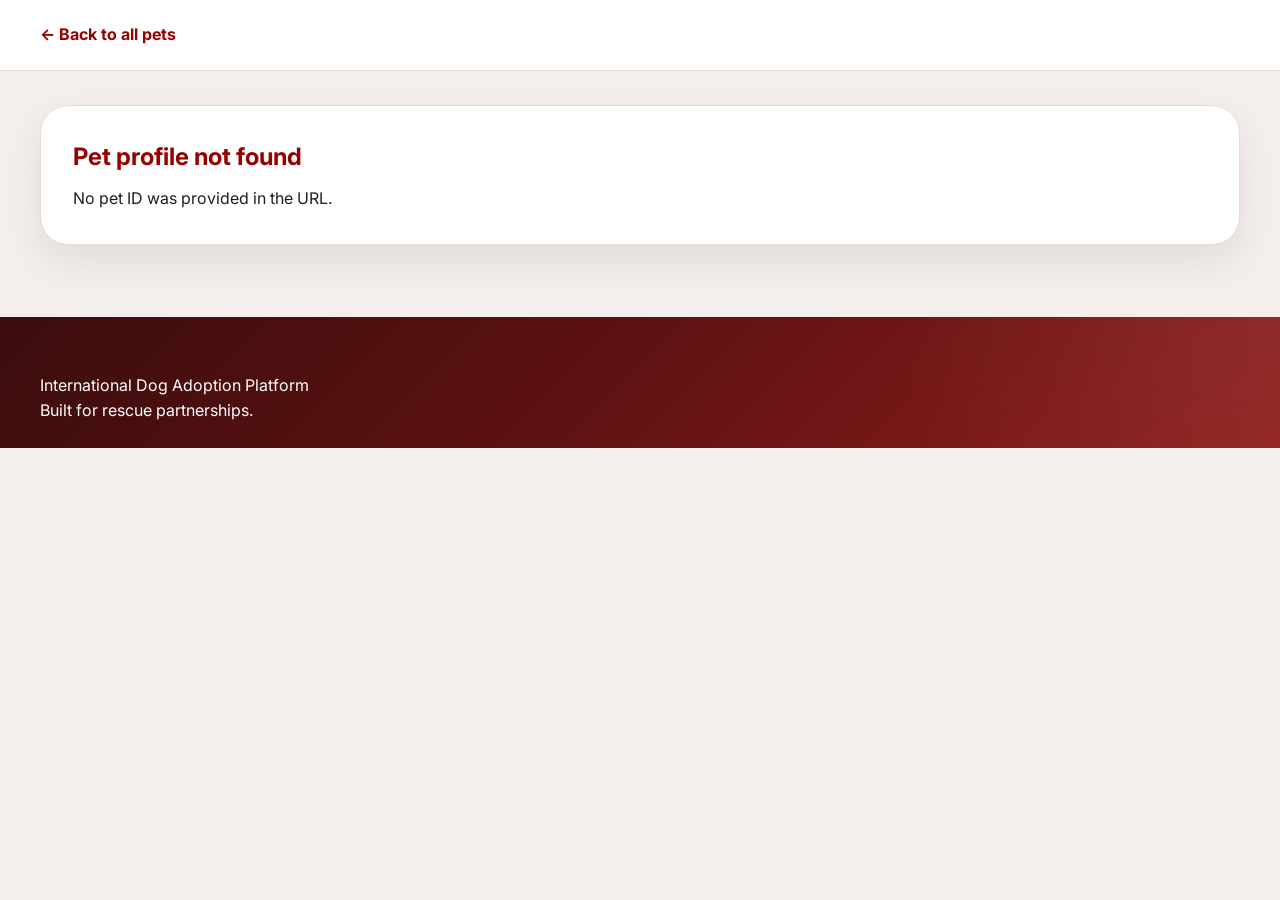
<file: dog.html>
<!DOCTYPE html>
<html lang="en">
<head>
   <!-- Google tag (gtag.js) -->
<script async src="https://www.googletagmanager.com/gtag/js?id=G-HDVVJYM3BV"></script>
<script>
  window.dataLayer = window.dataLayer || [];
  function gtag(){dataLayer.push(arguments);}
  gtag('js', new Date());

  gtag('config', 'G-HDVVJYM3BV');
</script>
  <meta charset="UTF-8" />
  <meta name="viewport" content="width=device-width, initial-scale=1.0" />
  <title>Dog Profile</title>

  <!-- FONT -->
  <link rel="preconnect" href="https://fonts.googleapis.com">
  <link rel="preconnect" href="https://fonts.gstatic.com" crossorigin>
  <link href="https://fonts.googleapis.com/css2?family=Inter:wght@400;500;600;700&display=swap" rel="stylesheet">

  <link rel="stylesheet" href="css/style.css" />
</head>

<body>
  <header class="subpage-header">
    <div class="container">
      <a href="index.html" class="back-link">← Back to all pets</a>
    </div>
  </header>

  <main class="dog-page-main">
    <div class="container">
      <div id="dog-details"></div>
    </div>
  </main>

  <footer class="site-footer">
    <div class="container footer-content">
      <p>International Dog Adoption Platform</p>
      <p>Built for rescue partnerships.</p>
    </div>
  </footer>

  <script src="js/data.js"></script>
  <script src="js/dog.js"></script>
</body>
</html>
</file>
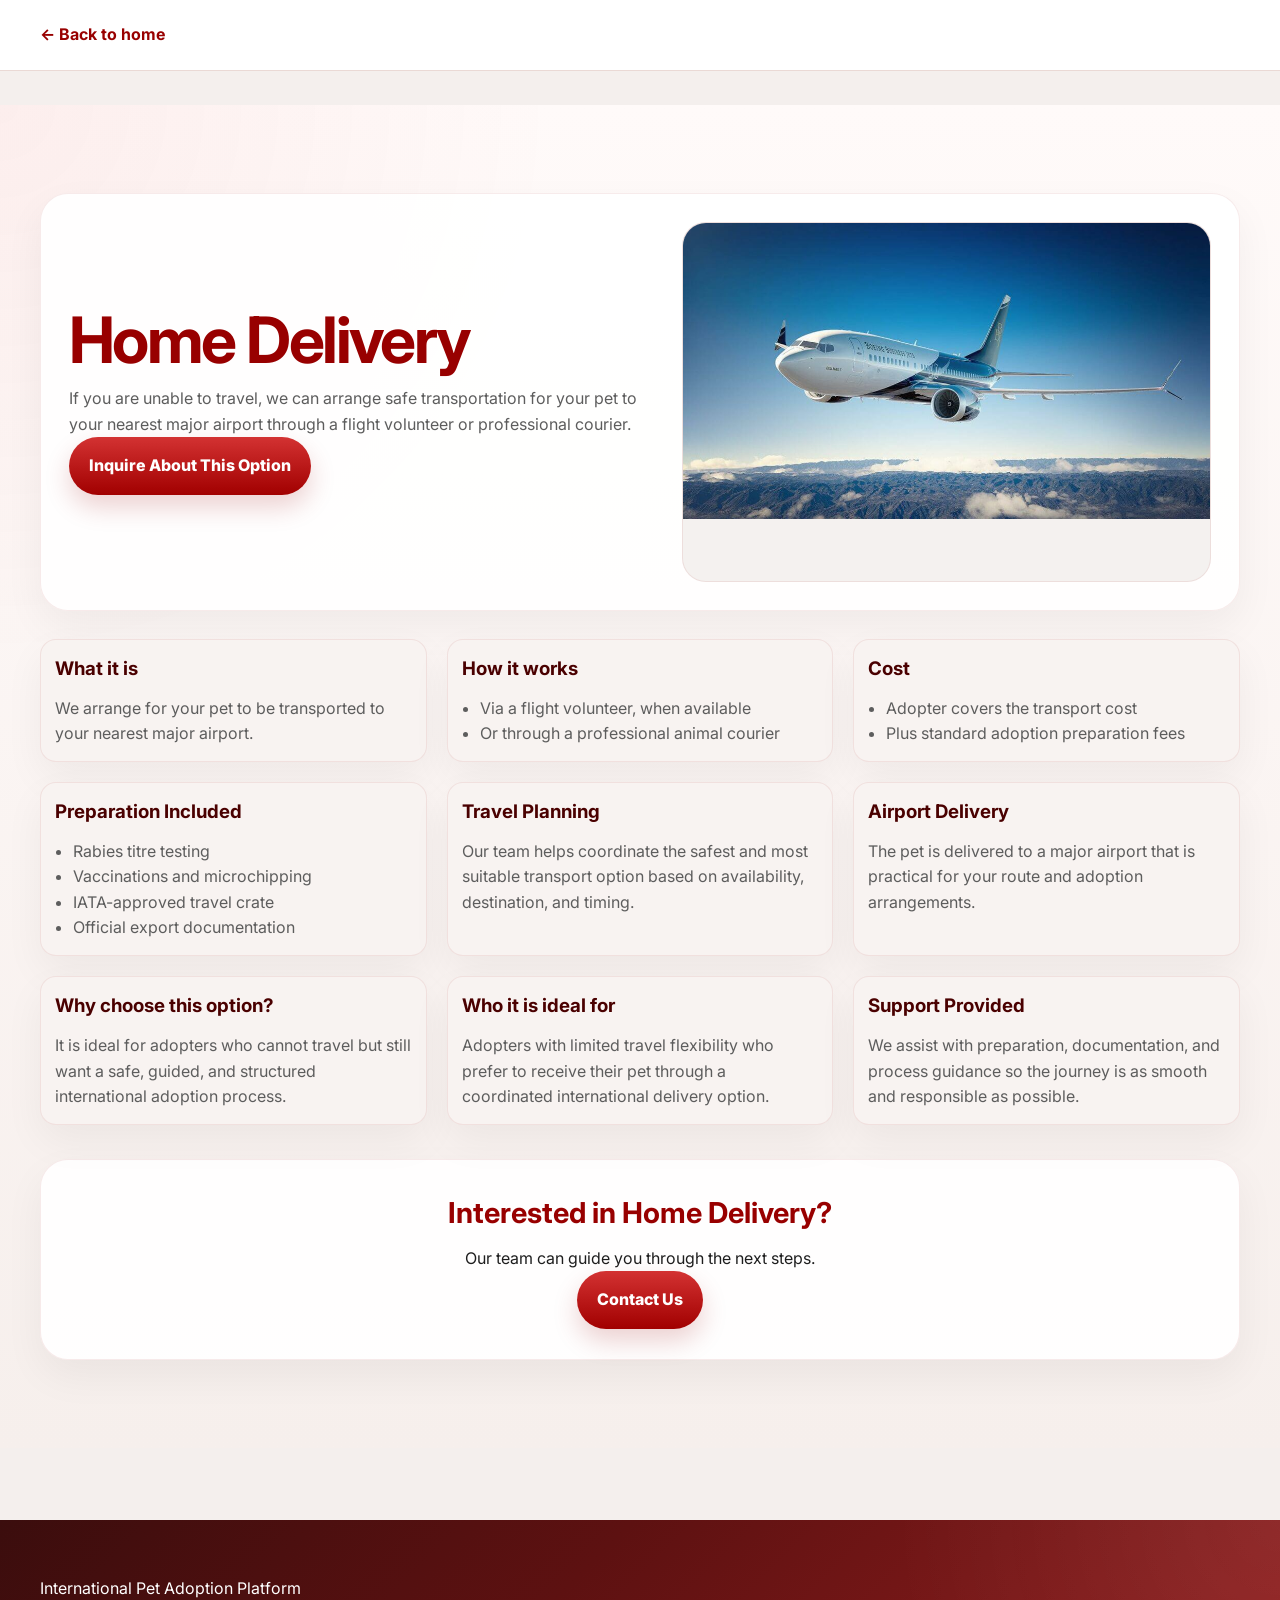
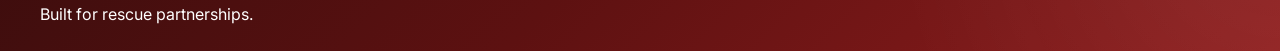
<file: home-delivery.html>
<!DOCTYPE html>
<html lang="en">
<head>
   <!-- Google tag (gtag.js) -->
<script async src="https://www.googletagmanager.com/gtag/js?id=G-HDVVJYM3BV"></script>
<script>
  window.dataLayer = window.dataLayer || [];
  function gtag(){dataLayer.push(arguments);}
  gtag('js', new Date());

  gtag('config', 'G-HDVVJYM3BV');
</script>
  <meta charset="UTF-8" />
  <meta name="viewport" content="width=device-width, initial-scale=1.0" />
  <title>Home Delivery | KİMCANKO SİLİFKE</title>

  <link rel="icon" href="assets/logofooter.png" type="image/png" />
  <link rel="shortcut icon" href="assets/logofooter.png" type="image/png" />

  <link rel="preconnect" href="https://fonts.googleapis.com">
  <link rel="preconnect" href="https://fonts.gstatic.com" crossorigin>
  <link href="https://fonts.googleapis.com/css2?family=Inter:wght@400;500;600;700;800&display=swap" rel="stylesheet">

  <link rel="stylesheet" href="css/style.css" />
</head>

<body>
  <header class="subpage-header">
    <div class="container">
      <a href="index.html" class="back-link">← Back to home</a>
    </div>
  </header>

  <main class="detail-page-main">
    <section class="detail-page-section">
      <div class="container">
        <div class="detail-hero-card">
          <div class="detail-hero-copy">
            <h1>Home Delivery</h1>
            <p>
              If you are unable to travel, we can arrange safe transportation for
              your pet to your nearest major airport through a flight volunteer
              or professional courier.
            </p>
            <a href="index.html#contact-cta" class="contact-cta-button">Inquire About This Option</a>
          </div>

          <div class="detail-hero-image">
            <img src="assets/photos/airplane.jpg" alt="Travel support for international pet adoption" />
          </div>
        </div>

        <div class="detail-grid">
          <article class="detail-card">
            <h3>What it is</h3>
            <p>
              We arrange for your pet to be transported to your nearest major airport.
            </p>
          </article>

          <article class="detail-card">
            <h3>How it works</h3>
            <ul class="detail-list">
              <li>Via a flight volunteer, when available</li>
              <li>Or through a professional animal courier</li>
            </ul>
          </article>

          <article class="detail-card">
            <h3>Cost</h3>
            <ul class="detail-list">
              <li>Adopter covers the transport cost</li>
              <li>Plus standard adoption preparation fees</li>
            </ul>
          </article>

          <article class="detail-card">
            <h3>Preparation Included</h3>
            <ul class="detail-list">
              <li>Rabies titre testing</li>
              <li>Vaccinations and microchipping</li>
              <li>IATA-approved travel crate</li>
              <li>Official export documentation</li>
            </ul>
          </article>

          <article class="detail-card">
            <h3>Travel Planning</h3>
            <p>
              Our team helps coordinate the safest and most suitable transport option
              based on availability, destination, and timing.
            </p>
          </article>

          <article class="detail-card">
            <h3>Airport Delivery</h3>
            <p>
              The pet is delivered to a major airport that is practical for your route
              and adoption arrangements.
            </p>
          </article>

          <article class="detail-card">
            <h3>Why choose this option?</h3>
            <p>
              It is ideal for adopters who cannot travel but still want a safe,
              guided, and structured international adoption process.
            </p>
          </article>

          <article class="detail-card">
            <h3>Who it is ideal for</h3>
            <p>
              Adopters with limited travel flexibility who prefer to receive their pet
              through a coordinated international delivery option.
            </p>
          </article>

          <article class="detail-card">
            <h3>Support Provided</h3>
            <p>
              We assist with preparation, documentation, and process guidance so the
              journey is as smooth and responsible as possible.
            </p>
          </article>
        </div>

        <div class="detail-bottom-cta">
          <h3>Interested in Home Delivery?</h3>
          <p>Our team can guide you through the next steps.</p>
          <a href="index.html#contact-cta" class="contact-cta-button">Contact Us</a>
        </div>
      </div>
    </section>
  </main>

  <footer class="site-footer">
    <div class="container footer-content">
      <p>International Pet Adoption Platform</p>
      <p>Built for rescue partnerships.</p>
    </div>
  </footer>
</body>
</html>
</file>
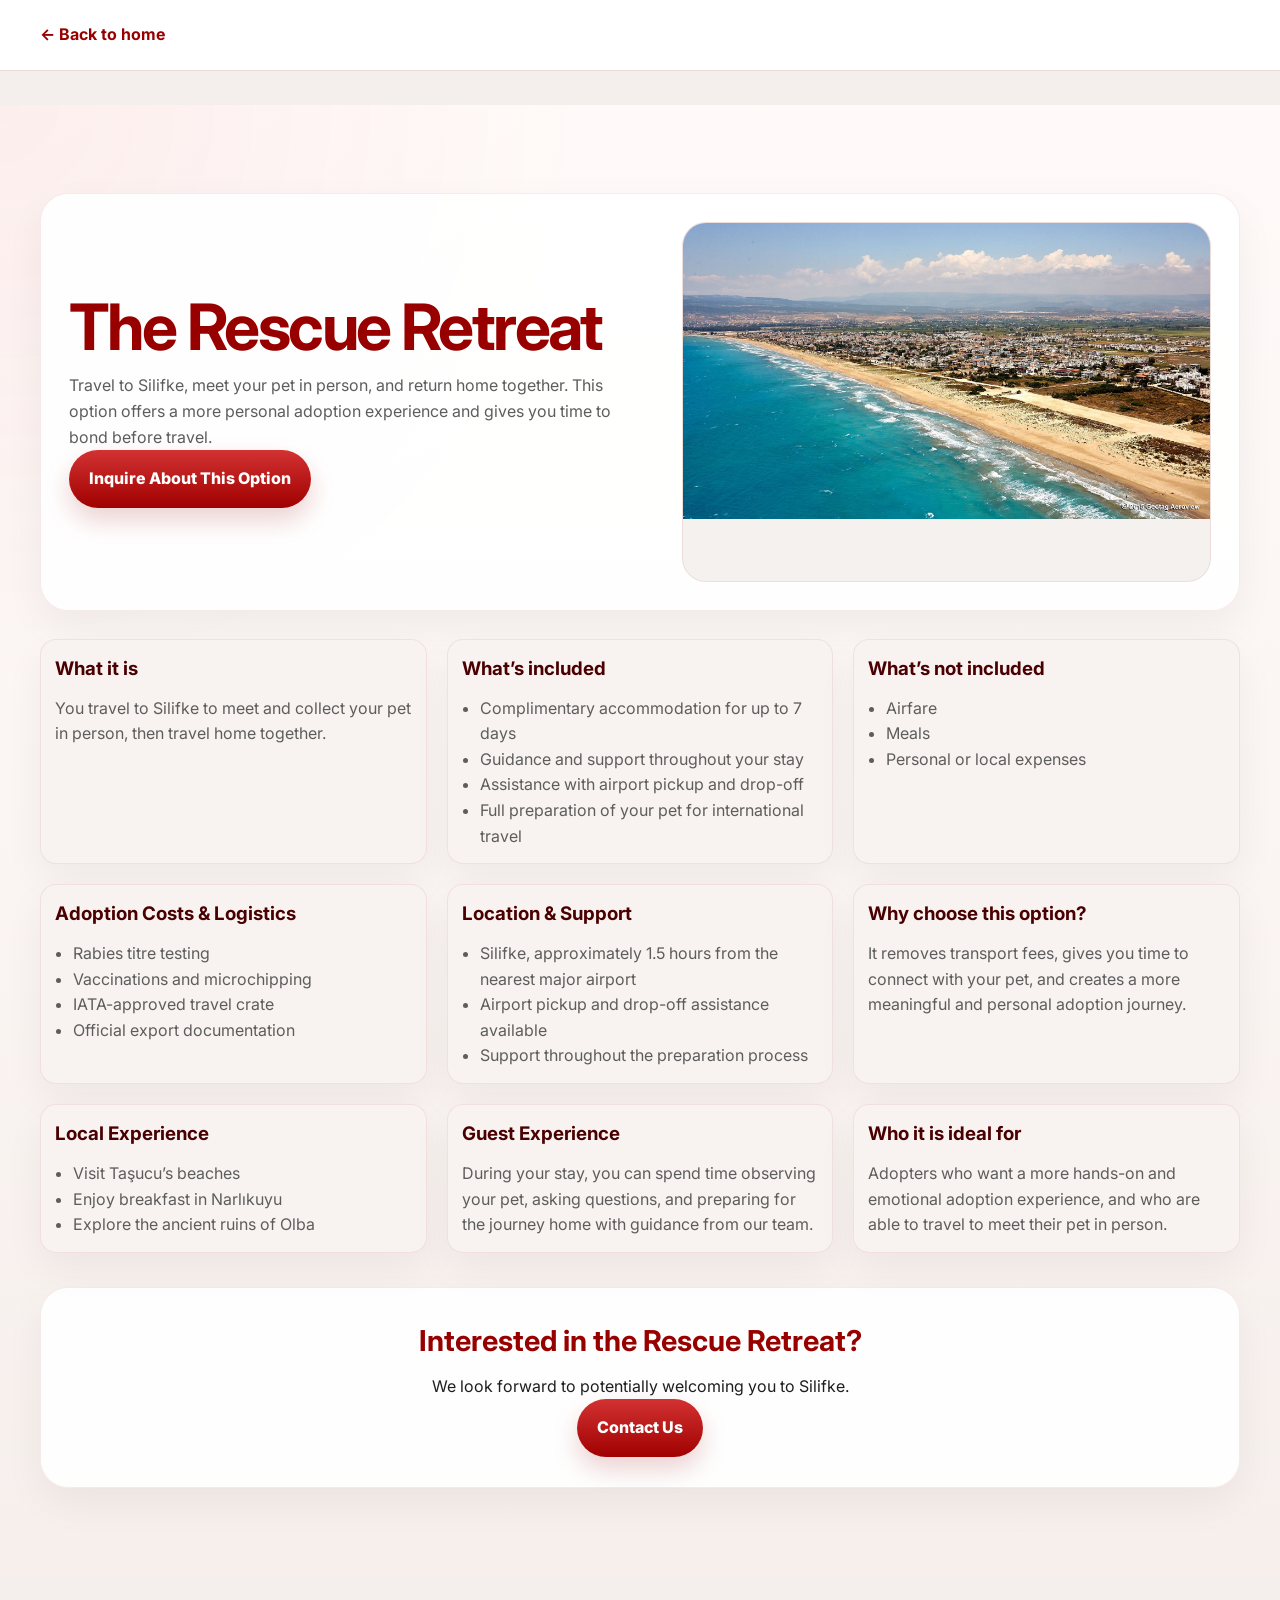
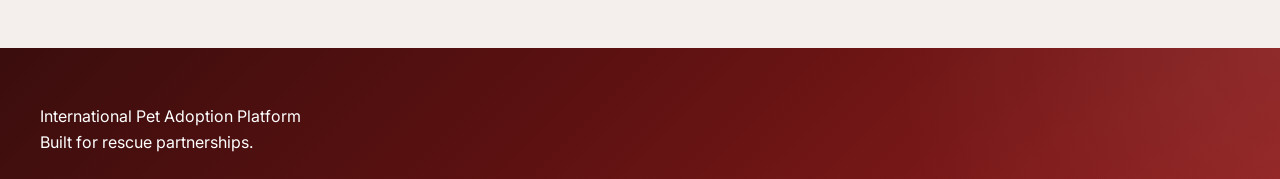
<file: rescue-retreat.html>
<!DOCTYPE html>
<html lang="en">
<head>
  <meta charset="UTF-8" />
  <meta name="viewport" content="width=device-width, initial-scale=1.0" />
  <title>Rescue Retreat | KİMCANKO SİLİFKE</title>

  <link rel="icon" href="assets/logofooter.png" type="image/png" />
  <link rel="shortcut icon" href="assets/logofooter.png" type="image/png" />

  <link rel="preconnect" href="https://fonts.googleapis.com">
  <link rel="preconnect" href="https://fonts.gstatic.com" crossorigin>
  <link href="https://fonts.googleapis.com/css2?family=Inter:wght@400;500;600;700;800&display=swap" rel="stylesheet">

  <link rel="stylesheet" href="css/style.css" />
</head>

<body>
  <header class="subpage-header">
     <!-- Google tag (gtag.js) -->
<script async src="https://www.googletagmanager.com/gtag/js?id=G-HDVVJYM3BV"></script>
<script>
  window.dataLayer = window.dataLayer || [];
  function gtag(){dataLayer.push(arguments);}
  gtag('js', new Date());

  gtag('config', 'G-HDVVJYM3BV');
</script>
    <div class="container">
      <a href="index.html" class="back-link">← Back to home</a>
    </div>
  </header>

  <main class="detail-page-main">
    <section class="detail-page-section">
      <div class="container">
        <div class="detail-hero-card">
          <div class="detail-hero-copy">
            <h1>The Rescue Retreat</h1>
            <p>
              Travel to Silifke, meet your pet in person, and return home together.
              This option offers a more personal adoption experience and gives you
              time to bond before travel.
            </p>
            <a href="index.html#contact-cta" class="contact-cta-button">Inquire About This Option</a>
          </div>

          <div class="detail-hero-image">
            <img src="assets/photos/beach.jpg" alt="Beach near Silifke" />
          </div>
        </div>

        <div class="detail-grid">
          <article class="detail-card">
            <h3>What it is</h3>
            <p>
              You travel to Silifke to meet and collect your pet in person, then travel home together.
            </p>
          </article>

          <article class="detail-card">
            <h3>What’s included</h3>
            <ul class="detail-list">
              <li>Complimentary accommodation for up to 7 days</li>
              <li>Guidance and support throughout your stay</li>
              <li>Assistance with airport pickup and drop-off</li>
              <li>Full preparation of your pet for international travel</li>
            </ul>
          </article>

          <article class="detail-card">
            <h3>What’s not included</h3>
            <ul class="detail-list">
              <li>Airfare</li>
              <li>Meals</li>
              <li>Personal or local expenses</li>
            </ul>
          </article>

          <article class="detail-card">
            <h3>Adoption Costs & Logistics</h3>
            <ul class="detail-list">
              <li>Rabies titre testing</li>
              <li>Vaccinations and microchipping</li>
              <li>IATA-approved travel crate</li>
              <li>Official export documentation</li>
            </ul>
          </article>

          <article class="detail-card">
            <h3>Location & Support</h3>
            <ul class="detail-list">
              <li>Silifke, approximately 1.5 hours from the nearest major airport</li>
              <li>Airport pickup and drop-off assistance available</li>
              <li>Support throughout the preparation process</li>
            </ul>
          </article>

          <article class="detail-card">
            <h3>Why choose this option?</h3>
            <p>
              It removes transport fees, gives you time to connect with your pet,
              and creates a more meaningful and personal adoption journey.
            </p>
          </article>

          <article class="detail-card">
            <h3>Local Experience</h3>
            <ul class="detail-list">
              <li>Visit Taşucu’s beaches</li>
              <li>Enjoy breakfast in Narlıkuyu</li>
              <li>Explore the ancient ruins of Olba</li>
            </ul>
          </article>

          <article class="detail-card">
            <h3>Guest Experience</h3>
            <p>
              During your stay, you can spend time observing your pet, asking questions,
              and preparing for the journey home with guidance from our team.
            </p>
          </article>

          <article class="detail-card">
            <h3>Who it is ideal for</h3>
            <p>
              Adopters who want a more hands-on and emotional adoption experience,
              and who are able to travel to meet their pet in person.
            </p>
          </article>
        </div>

        <div class="detail-bottom-cta">
          <h3>Interested in the Rescue Retreat?</h3>
          <p>We look forward to potentially welcoming you to Silifke.</p>
          <a href="index.html#contact-cta" class="contact-cta-button">Contact Us</a>
        </div>
      </div>
    </section>
  </main>

  <footer class="site-footer">
    <div class="container footer-content">
      <p>International Pet Adoption Platform</p>
      <p>Built for rescue partnerships.</p>
    </div>
  </footer>
</body>
</html>
</file>
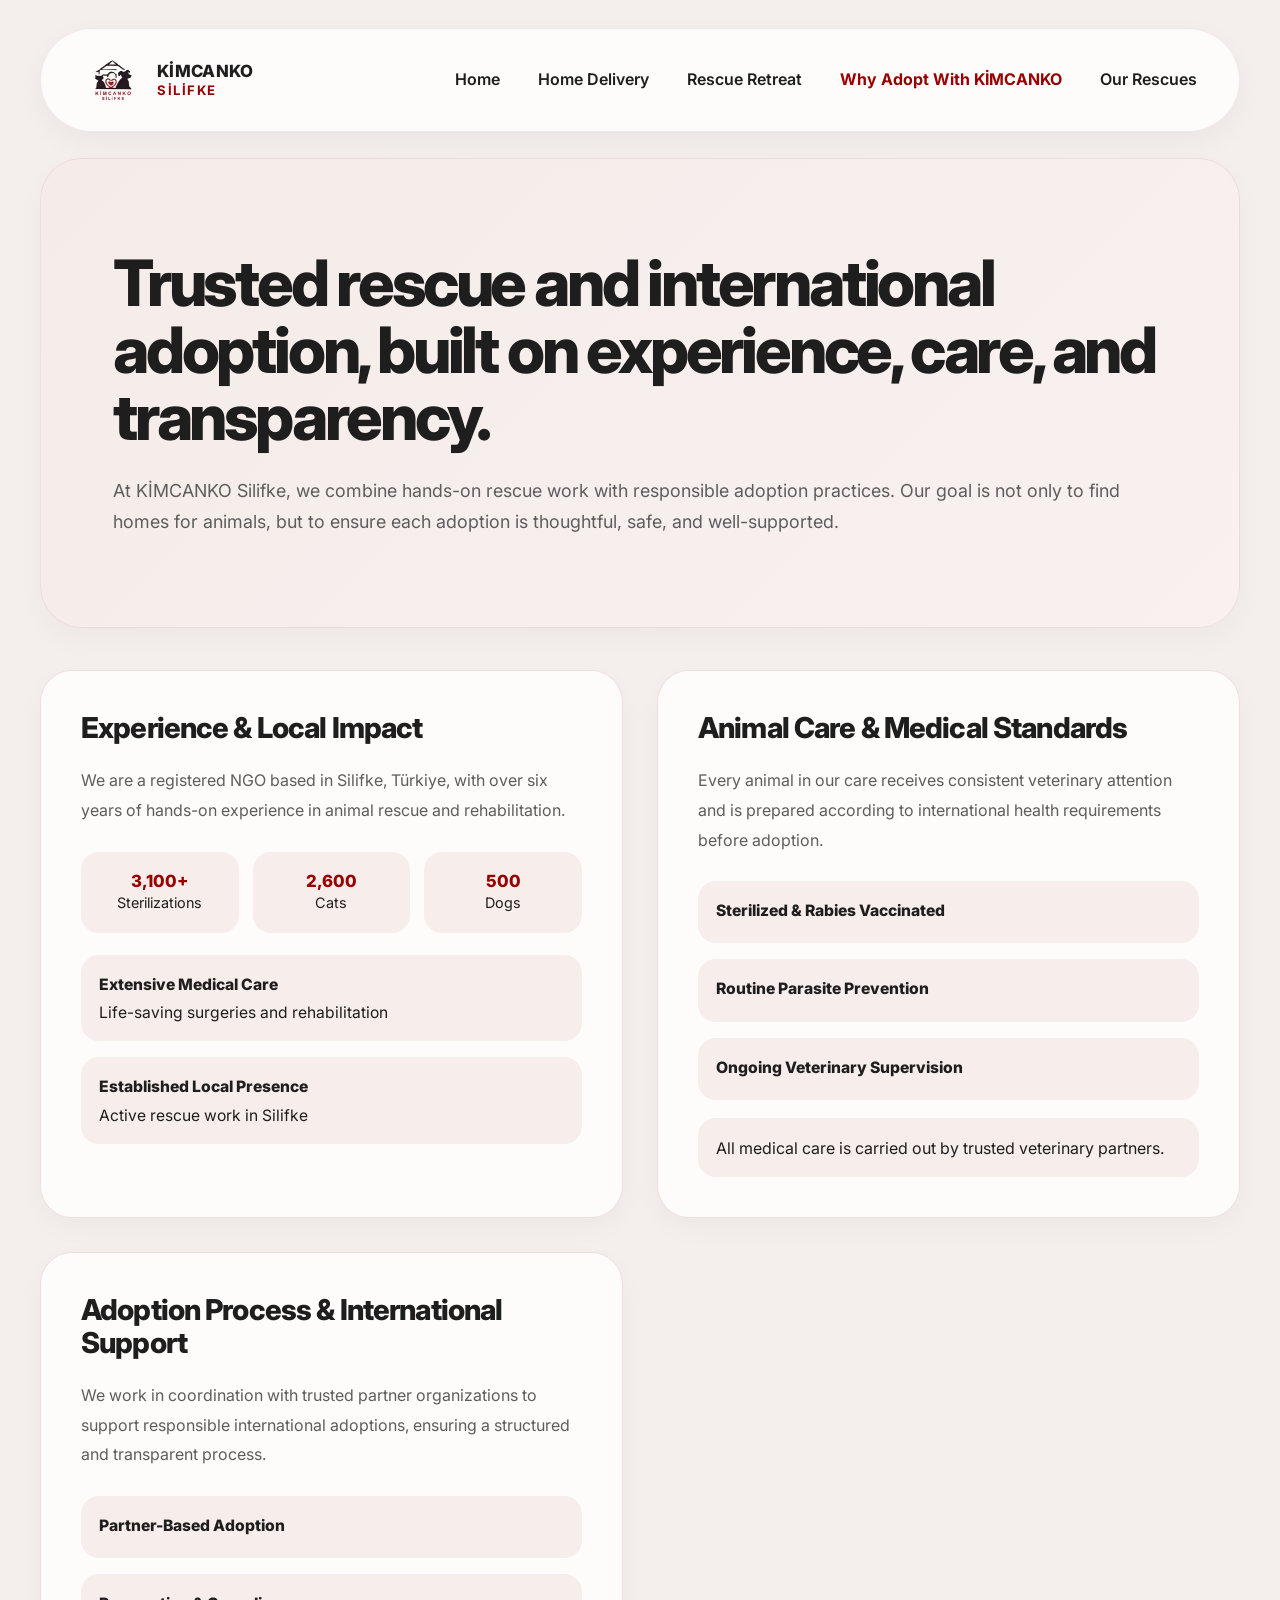
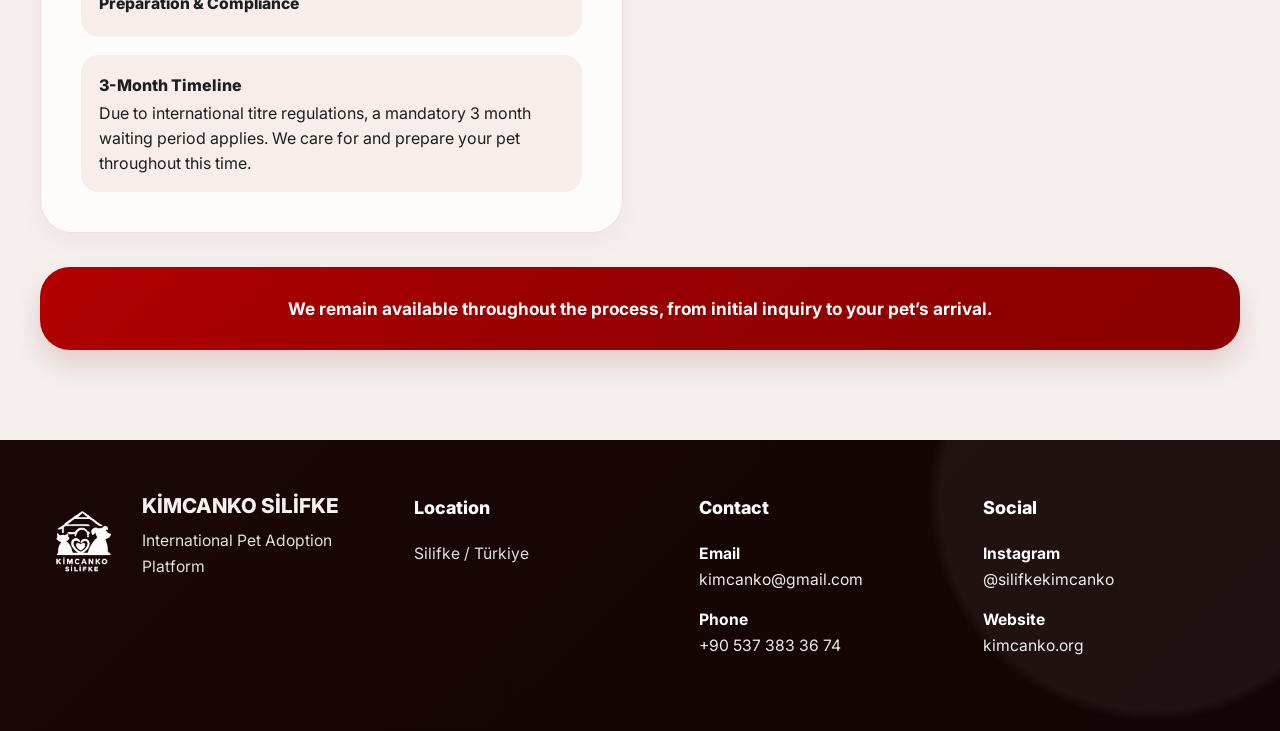
<file: why-adopt.html>
<!DOCTYPE html>
<html lang="en">
<head>
   <!-- Google tag (gtag.js) -->
<script async src="https://www.googletagmanager.com/gtag/js?id=G-HDVVJYM3BV"></script>
<script>
  window.dataLayer = window.dataLayer || [];
  function gtag(){dataLayer.push(arguments);}
  gtag('js', new Date());

  gtag('config', 'G-HDVVJYM3BV');
</script>
  <meta charset="UTF-8" />
  <meta name="viewport" content="width=device-width, initial-scale=1.0" />
  <title>Why Adopt With KİMCANKO? | KİMCANKO SİLİFKE</title>

  <link rel="icon" href="assets/logokimcanko.png" type="image/png" />
  <link rel="shortcut icon" href="assets/logokimcanko.png" type="image/png" />

  <link rel="preconnect" href="https://fonts.googleapis.com" />
  <link rel="preconnect" href="https://fonts.gstatic.com" crossorigin />
  <link
    href="https://fonts.googleapis.com/css2?family=Inter:wght@400;500;600;700;800&display=swap"
    rel="stylesheet"
  />

  <style>
    :root {
      --primary: #980000;
      --primary-dark: #760000;
      --primary-soft: #b81d1d;
      --background: #f4efed;
      --surface: #ffffff;
      --surface-alt: #f8f3f1;
      --text: #1e1e1e;
      --text-soft: #5d5d5d;
      --border: #ead9d5;
      --shadow: 0 16px 40px rgba(0, 0, 0, 0.08);
      --radius-xl: 34px;
      --radius-lg: 28px;
      --radius-md: 18px;
      --radius-sm: 12px;
      --container: 1500px;
    }

    * {
      margin: 0;
      padding: 0;
      box-sizing: border-box;
    }

    html {
      scroll-behavior: smooth;
    }

    body {
      font-family: "Inter", -apple-system, BlinkMacSystemFont, "Segoe UI", Roboto, Arial, sans-serif;
      background: var(--background);
      color: var(--text);
      line-height: 1.6;
    }

    img {
      display: block;
      max-width: 100%;
    }

    a {
      text-decoration: none;
      color: inherit;
    }

    .container {
      width: min(var(--container), calc(100% - 80px));
      margin: 0 auto;
    }

    .why-page {
      padding: 28px 0 0;
    }

    /* FLOATING NAV */
    .why-nav-wrap {
      position: sticky;
      top: 18px;
      z-index: 1000;
      padding-bottom: 26px;
    }

    .why-nav {
      display: flex;
      align-items: center;
      justify-content: space-between;
      gap: 24px;
      padding: 22px 42px;
      background: rgba(255, 255, 255, 0.78);
      backdrop-filter: blur(14px);
      -webkit-backdrop-filter: blur(14px);
      border: 1px solid rgba(152, 0, 0, 0.08);
      border-radius: 999px;
      box-shadow: 0 10px 30px rgba(0, 0, 0, 0.04);
    }

    .brand {
      display: flex;
      align-items: center;
      gap: 16px;
      min-width: 0;
      flex-shrink: 0;
    }

    .brand img {
      width: 58px;
      height: 58px;
      object-fit: contain;
    }

    .brand-text {
      display: flex;
      flex-direction: column;
      line-height: 1;
    }

    .brand-text span:first-child {
      font-size: 1.05rem;
      font-weight: 800;
      letter-spacing: 0.02em;
    }

    .brand-text span:last-child {
      margin-top: 4px;
      font-size: 0.82rem;
      font-weight: 700;
      color: var(--primary);
      letter-spacing: 0.12em;
    }

    .nav-links {
      display: flex;
      align-items: center;
      gap: 38px;
      flex-wrap: wrap;
      justify-content: flex-end;
    }

    .nav-links a {
      font-size: 1rem;
      font-weight: 600;
      color: var(--text);
      transition: color 0.2s ease, transform 0.2s ease;
      white-space: nowrap;
    }

    .nav-links a:hover {
      color: var(--primary);
      transform: translateY(-1px);
    }

    .nav-links a.active {
      color: var(--primary);
      font-weight: 700;
    }

    /* HERO */
    .hero-card {
      background: linear-gradient(135deg, #f5ece9 0%, #f8f1ef 100%);
      border: 1px solid rgba(152, 0, 0, 0.08);
      border-radius: 42px;
      padding: 90px 72px;
      box-shadow: 0 12px 30px rgba(0, 0, 0, 0.03);
    }

    .hero-content {
      max-width: 1320px;
    }

    .hero-content h1 {
      font-size: clamp(3.2rem, 5vw, 6rem);
      line-height: 1.05;
      letter-spacing: -0.05em;
      margin-bottom: 24px;
      font-weight: 800;
      max-width: 1400px;
    }

    .hero-content p {
      font-size: 1.12rem;
      line-height: 1.75;
      color: var(--text-soft);
      max-width: 1450px;
    }

    /* GRID */
    .section-block {
      padding: 42px 0 0;
    }

    .why-grid {
      display: grid;
      grid-template-columns: repeat(2, minmax(0, 1fr));
      gap: 34px;
      align-items: start;
    }

    .why-card {
      background: rgba(255, 255, 255, 0.78);
      border: 1px solid rgba(152, 0, 0, 0.12);
      border-radius: 32px;
      padding: 40px;
      box-shadow: 0 10px 28px rgba(0, 0, 0, 0.03);
      min-height: 100%;
    }

    .why-card h2 {
      font-size: clamp(1.8rem, 2.1vw, 2.4rem);
      line-height: 1.15;
      letter-spacing: -0.03em;
      margin-bottom: 22px;
      font-weight: 800;
    }

    .why-card > p {
      font-size: 1rem;
      color: var(--text-soft);
      line-height: 1.85;
      margin-bottom: 26px;
    }

    .stats-row {
      display: grid;
      grid-template-columns: repeat(3, minmax(0, 1fr));
      gap: 14px;
      margin-bottom: 22px;
    }

    .stat-box {
      background: #f7edeb;
      border-radius: 18px;
      padding: 20px 16px;
      text-align: center;
    }

    .stat-number {
      display: block;
      font-size: 1.05rem;
      font-weight: 800;
      color: var(--primary);
      line-height: 1.1;
      margin-bottom: 4px;
    }

    .stat-label {
      display: block;
      font-size: 0.9rem;
      color: var(--text);
      line-height: 1.3;
    }

    .why-list {
      display: grid;
      gap: 16px;
    }

    .why-list-item {
      background: #f7edeb;
      border-radius: 18px;
      padding: 18px 18px 16px;
      line-height: 1.55;
    }

    .why-list-item strong {
      display: block;
      font-size: 0.98rem;
      font-weight: 800;
      margin-bottom: 4px;
      color: var(--text);
    }

    .why-list-item span,
    .why-list-item {
      color: var(--text);
      font-size: 0.98rem;
    }

    .timeline-box {
      margin-top: 18px;
      background: #f7edeb;
      border-radius: 18px;
      padding: 18px 18px 16px;
      line-height: 1.55;
      color: var(--text);
    }

    .timeline-box strong {
      display: block;
      font-weight: 800;
      margin-bottom: 4px;
      color: var(--text);
    }

    /* RED BAR */
    .closing-note {
      margin-top: 34px;
      background: linear-gradient(135deg, #b30000 0%, #980000 45%, #8b0000 100%);
      color: #fff;
      border-radius: 30px;
      padding: 28px 34px;
      box-shadow: 0 14px 28px rgba(118, 0, 0, 0.14);
      text-align: center;
    }

    .closing-note p {
      margin: 0;
      font-size: 1.08rem;
      line-height: 1.6;
      font-weight: 700;
    }

    /* FOOTER */
    .site-footer {
      margin-top: 90px;
      background:
        radial-gradient(circle at 90% 20%, rgba(255,255,255,0.05) 0 18%, transparent 19%),
        linear-gradient(135deg, #1a0606 0%, #130505 100%);
      color: #f6f1ef;
      padding: 54px 0 58px;
    }

    .footer-grid {
      display: grid;
      grid-template-columns: 1.35fr 1fr 1fr 1fr;
      gap: 28px;
      align-items: start;
    }

    .footer-brand {
      display: flex;
      gap: 18px;
      align-items: center;
    }

    .footer-brand img {
      width: 84px;
      height: 84px;
      object-fit: contain;
      flex-shrink: 0;
    }

    .footer-brand h3 {
      font-size: 1.28rem;
      line-height: 1.15;
      margin-bottom: 10px;
      font-weight: 800;
    }

    .footer-brand p {
      font-size: 0.98rem;
      line-height: 1.4;
      color: rgba(255,255,255,0.88);
    }

    .site-footer h4 {
      font-size: 1.12rem;
      margin-bottom: 18px;
      font-weight: 800;
      color: #fff;
    }

    .site-footer p {
      font-size: 0.98rem;
      line-height: 1.65;
      color: rgba(255,255,255,0.88);
      margin-bottom: 14px;
    }

    .site-footer strong {
      color: #fff;
      font-weight: 700;
    }

    .site-footer a {
      color: rgba(255,255,255,0.92);
      transition: color 0.2s ease, opacity 0.2s ease;
    }

    .site-footer a:hover {
      color: #ffffff;
      opacity: 1;
      text-decoration: underline;
    }

    /* RESPONSIVE */
    @media (max-width: 1200px) {
      .why-nav {
        padding: 18px 26px;
      }

      .nav-links {
        gap: 24px;
      }

      .hero-card {
        padding: 70px 48px;
      }
    }

    @media (max-width: 980px) {
      .why-grid,
      .footer-grid {
        grid-template-columns: 1fr;
      }

      .why-nav {
        flex-direction: column;
        align-items: flex-start;
        border-radius: 30px;
      }

      .nav-links {
        justify-content: flex-start;
      }

      .hero-card {
        padding: 56px 30px;
      }

      .hero-content h1 {
        font-size: clamp(2.4rem, 8vw, 4.2rem);
      }
    }

    @media (max-width: 700px) {
      .container {
        width: min(var(--container), calc(100% - 28px));
      }

      .why-page {
        padding-top: 14px;
      }

      .why-nav-wrap {
        top: 10px;
      }

      .why-nav {
        padding: 18px 20px;
        gap: 18px;
      }

      .brand img {
        width: 48px;
        height: 48px;
      }

      .brand-text span:first-child {
        font-size: 0.98rem;
      }

      .brand-text span:last-child {
        font-size: 0.76rem;
      }

      .nav-links {
        gap: 14px 18px;
      }

      .nav-links a {
        font-size: 0.96rem;
      }

      .hero-card {
        border-radius: 28px;
        padding: 42px 22px;
      }

      .why-card {
        padding: 26px 22px;
        border-radius: 24px;
      }

      .stats-row {
        grid-template-columns: 1fr;
      }

      .closing-note {
        padding: 22px 20px;
      }

      .footer-brand {
        align-items: flex-start;
      }

      .footer-brand img {
        width: 68px;
        height: 68px;
      }
    }
  </style>
</head>

<body>
  <div class="why-page">
    <div class="container why-nav-wrap">
      <nav class="why-nav">
        <a href="index.html" class="brand">
          <img src="assets/logokimcanko.png" alt="Kimcanko logo" />
          <div class="brand-text">
            <span>KİMCANKO</span>
            <span>SİLİFKE</span>
          </div>
        </a>

        <div class="nav-links">
          <a href="index.html">Home</a>
          <a href="home-delivery.html">Home Delivery</a>
          <a href="rescue-retreat.html">Rescue Retreat</a>
          <a href="why-adopt.html" class="active">Why Adopt With KİMCANKO</a>
          <a href="index.html#dogs-grid">Our Rescues</a>
        </div>
      </nav>
    </div>

    <section class="container">
      <div class="hero-card">
        <div class="hero-content">
          <h1>Trusted rescue and international adoption, built on experience, care, and transparency.</h1>
          <p>
            At KİMCANKO Silifke, we combine hands-on rescue work with responsible adoption practices.
            Our goal is not only to find homes for animals, but to ensure each adoption is thoughtful,
            safe, and well-supported.
          </p>
        </div>
      </div>
    </section>

    <section class="container section-block">
      <div class="why-grid">
        <article class="why-card">
          <h2>Experience &amp; Local Impact</h2>
          <p>
            We are a registered NGO based in Silifke, Türkiye, with over six years of hands-on
            experience in animal rescue and rehabilitation.
          </p>

          <div class="stats-row">
            <div class="stat-box">
              <span class="stat-number">3,100+</span>
              <span class="stat-label">Sterilizations</span>
            </div>

            <div class="stat-box">
              <span class="stat-number">2,600</span>
              <span class="stat-label">Cats</span>
            </div>

            <div class="stat-box">
              <span class="stat-number">500</span>
              <span class="stat-label">Dogs</span>
            </div>
          </div>

          <div class="why-list">
            <div class="why-list-item">
              <strong>Extensive Medical Care</strong>
              Life-saving surgeries and rehabilitation
            </div>

            <div class="why-list-item">
              <strong>Established Local Presence</strong>
              Active rescue work in Silifke
            </div>
          </div>
        </article>

        <article class="why-card">
          <h2>Animal Care &amp; Medical Standards</h2>
          <p>
            Every animal in our care receives consistent veterinary attention and is prepared according
            to international health requirements before adoption.
          </p>

          <div class="why-list">
            <div class="why-list-item">
              <strong>Sterilized &amp; Rabies Vaccinated</strong>
            </div>

            <div class="why-list-item">
              <strong>Routine Parasite Prevention</strong>
            </div>

            <div class="why-list-item">
              <strong>Ongoing Veterinary Supervision</strong>
            </div>
          </div>

          <div class="timeline-box">
            All medical care is carried out by trusted veterinary partners.
          </div>
        </article>

        <article class="why-card">
          <h2>Adoption Process &amp; International Support</h2>
          <p>
            We work in coordination with trusted partner organizations to support responsible
            international adoptions, ensuring a structured and transparent process.
          </p>

          <div class="why-list">
            <div class="why-list-item">
              <strong>Partner-Based Adoption</strong>
            </div>

            <div class="why-list-item">
              <strong>Preparation &amp; Compliance</strong>
            </div>
          </div>

          <div class="timeline-box">
            <strong>3-Month Timeline</strong>
            Due to international titre regulations, a mandatory 3 month waiting period applies.
            We care for and prepare your pet throughout this time.
          </div>
        </article>
      </div>

      <div class="closing-note">
        <p>
          We remain available throughout the process, from initial inquiry to your pet’s arrival.
        </p>
      </div>
    </section>
  </div>

  <footer id="site-footer" class="site-footer">
    <div class="container footer-grid">
      <div class="footer-brand">
        <img src="assets/logofooter.png" alt="Kimcanko logo" />
        <div class="footer-content">
          <h3>KİMCANKO SİLİFKE</h3>
          <p>International Pet Adoption Platform</p>
        </div>
      </div>

      <div>
        <h4>Location</h4>
        <p>Silifke / Türkiye</p>
      </div>

      <div>
        <h4>Contact</h4>
        <p>
          <strong>Email</strong><br />
          <a href="mailto:kimcanko@gmail.com">kimcanko@gmail.com</a>
        </p>

        <p>
          <strong>Phone</strong><br />
          <a href="tel:+905373833674">+90 537 383 36 74</a>
        </p>
      </div>

      <div>
        <h4>Social</h4>
        <p>
          <strong>Instagram</strong><br />
          <a href="https://www.instagram.com/silifkekimcanko/" target="_blank" rel="noopener noreferrer">
            @silifkekimcanko
          </a>
        </p>

        <p>
          <strong>Website</strong><br />
          <a href="https://www.kimcanko.org/" target="_blank" rel="noopener noreferrer">
            kimcanko.org
          </a>
        </p>
      </div>
    </div>
  </footer>
</body>
</html>
</file>
<file: css/style.css>
:root {
  --primary: #980000;
  --primary-dark: #760000;
  --primary-soft: #b81d1d;
  --background: #f4efed;
  --surface: #ffffff;
  --surface-alt: #f8f3f1;
  --text: #1e1e1e;
  --text-soft: #5d5d5d;
  --border: #ead9d5;
  --shadow: 0 16px 40px rgba(0, 0, 0, 0.08);
  --radius-xl: 34px;
  --radius-lg: 28px;
  --radius-md: 18px;
  --radius-sm: 12px;
  --container: 1200px;
}

* {
  margin: 0;
  padding: 0;
  box-sizing: border-box;
}

html {
  scroll-behavior: smooth;
}

body {
  font-family: "Inter", -apple-system, BlinkMacSystemFont, "Segoe UI", Roboto, Arial, sans-serif;
  background: var(--background);
  color: var(--text);
  line-height: 1.6;
}

img,
video {
  display: block;
  max-width: 100%;
}

a {
  text-decoration: none;
  color: inherit;
}

button,
input,
select,
textarea {
  font: inherit;
}

.container {
  width: min(var(--container), calc(100% - 40px));
  margin: 0 auto;
}

.hero-shell {
  padding: 6px 6px 0;
  background: var(--background);
}

.hero-card {
  position: relative;
  overflow: hidden;
  background:
    radial-gradient(circle at 20% 80%, rgba(255,255,255,0.12) 0 18%, transparent 19%),
    radial-gradient(circle at 75% 20%, rgba(255,255,255,0.1) 0 16%, transparent 17%),
    radial-gradient(circle at 85% 60%, rgba(255,255,255,0.08) 0 10%, transparent 11%),
    linear-gradient(135deg, #9d0000 0%, #b10b0b 35%, #d33d2e 100%);
  color: white;
}

.floating-circles {
  position: absolute;
  inset: 0;
  overflow: hidden;
  pointer-events: none;
  z-index: 1;
}

.floating-circles .circle {
  position: absolute;
  display: block;
  border-radius: 50%;
  background: rgba(255, 255, 255, 0.08);
  border: 1px solid rgba(255, 255, 255, 0.05);
  animation: floatCircle 18s ease-in-out infinite alternate;
}

.floating-circles .circle-1 {
  width: 520px;
  height: 520px;
  top: 40px;
  left: -120px;
  animation-duration: 20s;
}

.floating-circles .circle-2 {
  width: 280px;
  height: 280px;
  bottom: 40px;
  left: 120px;
  animation-duration: 16s;
}

.floating-circles .circle-3 {
  width: 620px;
  height: 620px;
  top: -80px;
  right: -40px;
  animation-duration: 22s;
}

.floating-circles .circle-4 {
  width: 360px;
  height: 360px;
  bottom: -40px;
  right: 180px;
  animation-duration: 17s;
}

.floating-circles .circle-5 {
  width: 160px;
  height: 160px;
  top: 180px;
  right: 420px;
  animation-duration: 13s;
}

.floating-circles .circle-6 {
  width: 130px;
  height: 130px;
  bottom: 120px;
  left: 420px;
  animation-duration: 15s;
}

@keyframes floatCircle {
  0% {
    transform: translate(0, 0) scale(1);
  }
  50% {
    transform: translate(18px, -14px) scale(1.03);
  }
  100% {
    transform: translate(-20px, 16px) scale(0.97);
  }
}

.top-nav {
  display: flex;
  align-items: center;
  justify-content: space-between;
  gap: 24px;
  padding: 24px 0 10px;
  margin-top: 32px;
  padding-right: 40px;
  position: relative;
  z-index: 3;
}

.brand {
  display: flex;
  align-items: center;
  gap: 14px;
}

.brand img {
  width: 68px;
  object-fit: contain;
}

.brand-text {
  display: flex;
  flex-direction: column;
  line-height: 1;
}

.brand-text span:first-child {
  font-size: 2rem;
  font-weight: 800;
  letter-spacing: 0.03em;
}

.brand-text span:last-child {
  font-size: 1.3rem;
  font-weight: 600;
  letter-spacing: 0.15em;
}

.nav-links {
  display: flex;
  gap: 34px;
  align-items: center;
}

.nav-links a {
  color: rgba(255, 255, 255, 0.92);
  font-weight: 500;
}

.nav-cta {
  background: white;
  color: var(--primary);
  font-weight: 700;
  padding: 14px 26px;
  border-radius: 999px;
  box-shadow: 0 10px 24px rgba(0, 0, 0, 0.14);
  transition: transform 0.2s ease, box-shadow 0.2s ease;
}

.nav-cta:hover {
  transform: translateY(-2px);
  box-shadow: 0 14px 28px rgba(0, 0, 0, 0.18);
}

.hero {
  display: grid;
  grid-template-columns: 1.05fr 0.95fr;
  align-items: center;
  gap: 24px;
  min-height: 560px;
  padding: 36px 0 40px;
  position: relative;
  z-index: 3;
}

.hero-copy {
  max-width: 700px;
}

.hero-eyebrow {
  text-transform: uppercase;
  letter-spacing: 0.18em;
  font-size: 0.95rem;
  font-weight: 700;
  margin-bottom: 20px;
  opacity: 0.92;
}

.hero h1 {
  font-size: clamp(1.8rem, 6vw, 6rem);
  line-height: 0.96;
  letter-spacing: -0.05em;
  margin-bottom: 24px;
}

.hero-text {
  max-width: 660px;
  font-size: 1.15rem;
  color: rgba(255, 255, 255, 0.92);
  margin-bottom: 22px;
}

.hero-highlights {
  display: flex;
  flex-wrap: wrap;
  gap: 10px;
  margin-bottom: 28px;
}

.hero-pill {
  display: inline-flex;
  align-items: center;
  justify-content: center;
  padding: 10px 14px;
  border-radius: 999px;
  background: rgba(255, 255, 255, 0.12);
  border: 1px solid rgba(255,255,255,0.16);
  color: rgba(255,255,255,0.96);
  font-size: 0.92rem;
  font-weight: 600;
  backdrop-filter: blur(3px);
}

.hero-actions {
  display: flex;
  flex-wrap: wrap;
  gap: 14px;
}

.hero-button {
  display: inline-flex;
  align-items: center;
  justify-content: center;
  background: white;
  color: var(--primary);
  padding: 16px 34px;
  border-radius: 999px;
  font-weight: 800;
  font-size: 1.05rem;
  box-shadow: 0 12px 28px rgba(0, 0, 0, 0.14);
  transition: transform 0.2s ease, box-shadow 0.2s ease;
}

.hero-button:hover {
  transform: translateY(-2px);
  box-shadow: 0 16px 32px rgba(0, 0, 0, 0.18);
}

.hero-visual {
  position: relative;
  min-height: 720px;
  display: flex;
  align-items: flex-end;
  justify-content: flex-end;
  overflow: visible;
  z-index: 2;
}

.hero-circle {
  position: absolute;
  border-radius: 50%;
  background: rgba(255, 230, 230, 0.12);
  z-index: 1;
  pointer-events: none;
}

.hero-circle-1 {
  width: 520px;
  height: 520px;
  right: 20px;
  top: 10px;
}

.hero-circle-2 {
  width: 620px;
  height: 620px;
  right: -70px;
  bottom: -40px;
  background: rgba(255, 235, 235, 0.16);
}

.hero-dog,
.hero-dog-main,
.hero-dog-secondary,
.hero-dog-extra {
  position: absolute;
  display: block;
  height: auto;
  max-width: none;
  object-fit: contain;
  object-position: bottom;
  pointer-events: none;
}

.hero-dog-main {
  width: 500px;
  right: -70px;
  bottom: 0;
  z-index: 3;
}

.hero-dog-brown {
  width: 450px;
  right: 250px;
  bottom: 0;
  z-index: 2;
  opacity: 0.98;
}

.hero-dog-secondary {
  width: 300px;
  right: -60px;
  bottom: 0;
  z-index: 5;
}

.hero-dog-black {
  width: 300px;
  right: 120px;
  bottom: 0;
  z-index: 4;
  opacity: 0.98;
}

.dogs-home-section {
  position: relative;
  padding: 70px 0 94px;
  background: linear-gradient(to bottom, #f4efed 0%, #f8f4f2 100%);
  overflow: hidden;
}

.dogs-bg-circles {
  position: absolute;
  inset: 0;
  pointer-events: none;
  z-index: 0;
}

.dogs-bg-circles .bg-circle {
  position: absolute;
  border-radius: 50%;
  background: rgba(152, 0, 0, 0.08);
  animation: floatDogsCircle 18s ease-in-out infinite alternate;
}

.bg-circle-1 {
  width: 280px;
  height: 280px;
  top: 60px;
  left: -80px;
}

.bg-circle-2 {
  width: 180px;
  height: 180px;
  top: 40px;
  right: 120px;
}

.bg-circle-3 {
  width: 340px;
  height: 340px;
  bottom: -60px;
  right: -100px;
}

.bg-circle-4 {
  width: 140px;
  height: 140px;
  bottom: 180px;
  left: 200px;
}

.bg-circle-5 {
  width: 220px;
  height: 220px;
  bottom: -40px;
  left: 45%;
}

.dogs-home-section .container {
  position: relative;
  z-index: 2;
}

@keyframes floatDogsCircle {
  0% {
    transform: translate(0, 0);
  }
  50% {
    transform: translate(16px, -12px);
  }
  100% {
    transform: translate(-18px, 18px);
  }
}

.dogs-home-heading {
  text-align: center;
  max-width: 800px;
  margin: 0 auto 48px;
}

.section-kicker {
  color: var(--primary);
  font-size: 0.92rem;
  text-transform: uppercase;
  letter-spacing: 0.18em;
  font-weight: 700;
  margin-bottom: 10px;
}

.dogs-home-heading h2,
.retreat-heading h2,
.detail-hero-copy h1 {
  font-size: clamp(2.8rem, 5vw, 4.2rem);
  color: var(--primary);
  line-height: 1;
  letter-spacing: -0.04em;
  margin-bottom: 16px;
}

.dogs-home-heading p,
.retreat-heading p,
.detail-hero-copy p,
.detail-card p,
.detail-list li,
.contact-cta-copy p {
  color: var(--text-soft);
}

.pets-filter-wrap {
  display: flex;
  justify-content: center;
  margin: 0 0 28px;
}

.pets-filter {
  display: inline-flex;
  flex-wrap: wrap;
  gap: 10px;
  justify-content: center;
  background: rgba(255, 255, 255, 0.72);
  border: 1px solid rgba(152, 0, 0, 0.08);
  border-radius: 999px;
  padding: 8px;
  box-shadow: 0 10px 24px rgba(0, 0, 0, 0.05);
  backdrop-filter: blur(6px);
}

.filter-btn {
  border: none;
  background: transparent;
  color: var(--primary);
  font-weight: 700;
  font-size: 0.98rem;
  padding: 12px 18px;
  border-radius: 999px;
  cursor: pointer;
  transition: all 0.2s ease;
}

.filter-btn:hover {
  background: rgba(152, 0, 0, 0.08);
}

.filter-btn.active {
  background: linear-gradient(180deg, #d33232 0%, #a10000 100%);
  color: #fff;
  box-shadow: 0 8px 18px rgba(152, 0, 0, 0.18);
}

.dogs-grid {
  display: grid;
  grid-template-columns: repeat(auto-fit, minmax(250px, 1fr));
  gap: 22px;
}

.dog-card {
  background: rgba(255, 255, 255, 0.92);
  backdrop-filter: blur(6px);
  border-radius: 24px;
  overflow: hidden;
  border: 1px solid rgba(152, 0, 0, 0.08);
  box-shadow: 0 12px 26px rgba(0, 0, 0, 0.07);
  transition: transform 0.25s ease, box-shadow 0.25s ease;
  display: flex;
  flex-direction: column;
  height: 100%;
}

.dog-card:hover {
  transform: translateY(-8px);
  box-shadow: 0 22px 38px rgba(0, 0, 0, 0.12);
}

.dog-card-image {
  width: 100%;
  height: 280px;
  object-fit: cover;
  object-position: center;
}

img[src*="zeyna"] {
  object-position: 50% 50%;
}

img[src*="sans"] {
  object-position: 50% 35%;
}

img[src*="can"] {
  object-position: 50% 35%;
}

img[src*="leo"] {
  object-position: center top;
}

.dog-card-content {
  padding: 18px 18px 16px;
  display: flex;
  flex-direction: column;
  flex: 1;
}

.dog-status {
  display: inline-flex;
  align-items: center;
  justify-content: center;
  align-self: flex-start;
  margin-bottom: 12px;
  padding: 8px 14px;
  border-radius: 999px;
  font-size: 0.82rem;
  font-weight: 800;
  letter-spacing: 0.02em;
}

.dog-status.available {
  background: #e8f7ec;
  color: #1c7c3d;
}

.dog-status.reserved {
  background: #fff3d9;
  color: #9a6a00;
}

.dog-status.adopted {
  background: #ececec;
  color: #666666;
}

.dog-card-title-row {
  display: block;
  margin-bottom: 8px;
}

.dog-card h3 {
  color: var(--primary);
  font-size: 2rem;
  line-height: 1;
  margin-bottom: 6px;
}

.dog-meta {
  display: -webkit-box;
  -webkit-line-clamp: 2;
  -webkit-box-orient: vertical;
  overflow: hidden;
  margin-bottom: 12px;
  min-height: 3.2em;
}

.meta-pill {
  display: inline;
  background: none;
  padding: 0;
  font-size: 0.95rem;
  color: var(--primary);
  font-weight: 700;
  margin-right: 10px;
}

.card-summary {
  color: var(--text-soft);
  font-size: 0.98rem;
  line-height: 1.5;
  margin-bottom: 16px;
  display: -webkit-box;
  -webkit-line-clamp: 4;
  -webkit-box-orient: vertical;
  overflow: hidden;
  min-height: 6em;
}

.card-link {
  display: inline-flex;
  align-items: center;
  justify-content: center;
  width: 100%;
  background: linear-gradient(180deg, #d33232 0%, #a10000 100%);
  color: white;
  padding: 13px 18px;
  border-radius: 999px;
  font-weight: 800;
  font-size: 1rem;
  box-shadow: inset 0 1px 0 rgba(255,255,255,0.18);
  transition: transform 0.2s ease, box-shadow 0.2s ease;
  margin-top: auto;
}

.card-link:hover {
  transform: translateY(-2px);
  box-shadow: 0 10px 20px rgba(152, 0, 0, 0.18);
}

.all-dogs-wrap {
  display: flex;
  justify-content: center;
  margin-top: 34px;
}

.all-dogs-button {
  background: linear-gradient(180deg, #d33232 0%, #a10000 100%);
  color: white;
  padding: 16px 44px;
  border-radius: 999px;
  font-weight: 800;
  font-size: 1.1rem;
  box-shadow: 0 14px 30px rgba(152, 0, 0, 0.2);
  transition: transform 0.2s ease, box-shadow 0.2s ease;
}

.all-dogs-button:hover {
  transform: translateY(-2px);
  box-shadow: 0 16px 34px rgba(152, 0, 0, 0.24);
}

.retreat-section,
.detail-page-section {
  position: relative;
  padding: 88px 0;
  background:
    radial-gradient(circle at top left, rgba(211, 50, 50, 0.06), transparent 30%),
    linear-gradient(180deg, #fffaf9 0%, #f6efec 100%);
}

.retreat-heading,
.detail-page-heading {
  max-width: 820px;
  margin: 0 auto 40px;
  text-align: center;
}

.adoption-options-simple {
  display: grid;
  grid-template-columns: repeat(2, 1fr);
  gap: 22px;
  margin-top: 34px;
}

.adoption-option-card,
.detail-hero-card,
.detail-card,
.contact-form-card {
  background: rgba(255, 255, 255, 0.9);
  border: 1px solid rgba(152, 0, 0, 0.08);
  border-radius: 28px;
  padding: 28px;
  box-shadow: 0 16px 40px rgba(0, 0, 0, 0.05);
}

.retreat-eyebrow {
  display: inline-block;
  margin-bottom: 12px;
  font-size: 0.86rem;
  font-weight: 800;
  color: var(--primary);
  text-transform: uppercase;
  letter-spacing: 0.08em;
}

.adoption-option-card h3,
.detail-card h3,
.contact-cta-copy h2 {
  color: #4a0000;
  margin-bottom: 12px;
}

.adoption-option-card h3 {
  font-size: 2rem;
  line-height: 1.05;
}

.adoption-option-card p:not(.retreat-eyebrow),
.detail-card p,
.detail-list li {
  color: var(--text-soft);
}

.option-card-actions {
  display: flex;
  gap: 12px;
  margin-top: 22px;
  flex-wrap: wrap;
}

.contact-cta-section {
  padding: 10px 0 82px;
  background: linear-gradient(180deg, #f3ebea 0%, #f4efed 100%);
}

.contact-cta-card {
  background: linear-gradient(135deg, #fff 0%, #fff8f7 100%);
  border: 1px solid rgba(152, 0, 0, 0.08);
  border-radius: 30px;
  box-shadow: var(--shadow);
  padding: 34px;
  display: grid;
  gap: 24px;
  align-items: start;
}

.form-layout {
  grid-template-columns: 1fr;
}

.contact-direct-links {
  display: flex;
  flex-direction: column;
  gap: 14px;
  margin-top: 24px;
  max-width: 360px;
}

.contact-cta-button {
  display: inline-flex;
  align-items: center;
  justify-content: center;
  padding: 16px 20px;
  border-radius: 999px;
  font-weight: 800;
  background: linear-gradient(180deg, #d33232 0%, #a10000 100%);
  color: white;
  box-shadow: 0 12px 26px rgba(152, 0, 0, 0.18);
  transition: transform 0.2s ease, box-shadow 0.2s ease;
  border: none;
  cursor: pointer;
}

.contact-cta-button:hover {
  transform: translateY(-2px);
  box-shadow: 0 14px 30px rgba(152, 0, 0, 0.22);
}

.contact-cta-button-secondary {
  background: white;
  color: var(--primary);
  border: 1px solid rgba(152, 0, 0, 0.12);
  box-shadow: none;
}

.contact-cta-button-secondary:hover {
  background: #fff6f4;
}

.contact-form {
  display: flex;
  flex-direction: column;
  gap: 14px;
}

.form-field {
  display: flex;
  flex-direction: column;
  gap: 8px;
}

.form-field label {
  color: var(--primary);
  font-weight: 700;
  font-size: 0.95rem;
}

.form-field input,
.form-field select,
.form-field textarea {
  width: 100%;
  border: 1px solid var(--border);
  background: #fff;
  border-radius: 16px;
  padding: 14px 16px;
  color: var(--text);
  outline: none;
  transition: border-color 0.2s ease, box-shadow 0.2s ease;
}

.form-field input:focus,
.form-field select:focus,
.form-field textarea:focus {
  border-color: rgba(152, 0, 0, 0.4);
  box-shadow: 0 0 0 4px rgba(152, 0, 0, 0.08);
}

.form-field textarea {
  resize: vertical;
  min-height: 130px;
}

.form-submit-button {
  width: 100%;
  margin-top: 4px;
}

.form-success-message {
  min-height: 1.5em;
  color: #1c7c3d;
  font-weight: 700;
  margin-top: 4px;
}

.subpage-header {
  padding: 22px 0;
  background: var(--surface);
  border-bottom: 1px solid var(--border);
}

.back-link {
  color: var(--primary);
  font-weight: 700;
}

.detail-page-main,
.dog-page-main {
  padding: 34px 0 72px;
}

.detail-hero-card {
  display: grid;
  grid-template-columns: 1.05fr 0.95fr;
  gap: 28px;
  align-items: center;
  margin-bottom: 28px;
}

.detail-hero-copy h1 {
  margin-bottom: 14px;
}

.detail-hero-image {
  overflow: hidden;
  border-radius: 24px;
  min-height: 360px;
  background: #f4f1ef;
  border: 1px solid rgba(152, 0, 0, 0.08);
}

.detail-hero-image img {
  width: 100%;
  height: 100%;
  object-fit: cover;
}

.detail-grid {
  display: grid;
  grid-template-columns: repeat(3, 1fr);
  gap: 20px;
}

.detail-list {
  padding-left: 18px;
}

.detail-bottom-cta {
  margin-top: 34px;
  text-align: center;
  background: rgba(255, 255, 255, 0.9);
  border: 1px solid rgba(152, 0, 0, 0.08);
  border-radius: 28px;
  padding: 30px;
  box-shadow: 0 16px 40px rgba(0, 0, 0, 0.05);
}

.detail-bottom-cta h3 {
  color: var(--primary);
  margin-bottom: 10px;
  font-size: 1.8rem;
}

.dog-profile-layout {
  display: grid;
  grid-template-columns: 1.08fr 1fr;
  gap: 32px;
  align-items: start;
  margin-bottom: 36px;
}

.dog-main-image {
  width: 100%;
  border-radius: 28px;
  object-fit: cover;
  max-height: 680px;
  box-shadow: var(--shadow);
  background: #ddd;
}

.dog-info-panel {
  background: var(--surface);
  border: 1px solid var(--border);
  border-radius: 28px;
  padding: 28px;
  box-shadow: var(--shadow);
}

.dog-info-panel h1 {
  color: var(--primary);
  font-size: clamp(2rem, 4vw, 3rem);
  line-height: 1.08;
  margin-bottom: 18px;
}

.info-grid {
  display: grid;
  grid-template-columns: repeat(2, 1fr);
  gap: 12px;
  margin-bottom: 20px;
}

.info-box {
  background: rgba(255,255,255,0.78);
  border: 1px solid rgba(152, 0, 0, 0.08);
  border-radius: 24px;
  padding: 26px;
  box-shadow: 0 8px 20px rgba(0,0,0,0.04);
}

.info-label {
  display: block;
  font-size: 0.8rem;
  color: var(--text-soft);
  text-transform: uppercase;
  letter-spacing: 0.06em;
  margin-bottom: 4px;
  font-weight: 600;
}

.info-value {
  font-weight: 700;
}

.text-block {
  margin-top: 18px;
}

.text-block h2,
.detail-section h2,
.media-section h2 {
  color: var(--primary);
}

.text-block h2 {
  font-size: 1.15rem;
  margin-bottom: 8px;
}

.text-muted,
.text-block p,
.text-block li,
.detail-section p {
  color: var(--text-soft);
}

.detail-section {
  margin-top: 28px;
  background: var(--surface);
  border: 1px solid var(--border);
  border-radius: 28px;
  padding: 24px;
  box-shadow: var(--shadow);
}

.detail-section h2 {
  margin-bottom: 12px;
  font-size: 1.45rem;
}

.detail-card {
  background: var(--surface-alt);
  border-radius: 16px;
  padding: 14px;
}

.media-section {
  margin-top: 28px;
}

.media-section h2 {
  margin-bottom: 14px;
  font-size: 1.5rem;
}

.gallery-grid,
.video-grid {
  display: grid;
  grid-template-columns: repeat(auto-fit, minmax(220px, 1fr));
  gap: 18px;
}

.gallery-grid img,
.video-grid video {
  width: 100%;
  border-radius: 18px;
  box-shadow: var(--shadow);
  background: #ddd;
}

.not-found-box {
  background: var(--surface);
  border: 1px solid var(--border);
  border-radius: 28px;
  padding: 32px;
  box-shadow: var(--shadow);
}

.not-found-box h1 {
  color: var(--primary);
  margin-bottom: 10px;
}

.eyebrow.section-eyebrow {
  color: var(--primary);
  text-transform: uppercase;
  letter-spacing: 0.14em;
  font-size: 0.84rem;
  font-weight: 800;
  margin-bottom: 10px;
}

/* ============================= */
/* PREMIUM FOOTER - COMPACT FINAL */
/* ============================= */

.site-footer{
  position: relative;
  overflow: hidden;
  background:
    radial-gradient(circle at top right, rgba(255,255,255,0.07) 0%, transparent 30%),
    linear-gradient(135deg, #3b0d0d 0%, #5d1111 45%, #8f1d1d 100%);
  color: white;
  padding: 56px 0 24px;
}

.footer-bg-elements{
  position: absolute;
  inset: 0;
  pointer-events: none;
}

.footer-silhouette{
  position: absolute;
  opacity: 0.035;
  filter: blur(0.3px);
  user-select: none;
}

.footer-dog{
  width: 320px;
  right: -50px;
  top: 42px;
}

.footer-cat{
  width: 190px;
  right: 85px;
  bottom: 45px;
}

.footer-paw{
  position: absolute;
  width: 190px;
  height: 190px;
  border-radius: 50%;
  background: radial-gradient(rgba(255,255,255,0.035), transparent 70%);
  left: -60px;
  bottom: -45px;
}

.footer-line-heart{
  position: absolute;
  width: 240px;
  height: 240px;
  border: 2px solid rgba(255,255,255,0.03);
  border-radius: 50%;
  left: -105px;
  bottom: -115px;
}

.footer-grid{
  position: relative;
  z-index: 2;
  display: grid;
  grid-template-columns: 1.05fr 0.85fr 0.95fr 0.95fr;
  gap: 42px;
  align-items: start;
}

.footer-brand-block{
  max-width: 250px;
}

.footer-brand{
  display: flex;
  align-items: center;
  gap: 14px;
}

.footer-brand img{
  width: 62px;
}

.footer-brand h3{
  font-size: 1.95rem;
  line-height: 0.92;
  font-weight: 800;
  letter-spacing: -0.04em;
}

.footer-brand span{
  display: block;
  font-size: 0.86rem;
  letter-spacing: 0.22em;
  font-weight: 600;
  margin-top: 4px;
  color: rgba(255,255,255,0.76);
}

.footer-divider{
  width: 44px;
  height: 4px;
  border-radius: 999px;
  background: rgba(255,255,255,0.58);
  margin: 20px 0 16px;
}

.footer-description{
  color: rgba(255,255,255,0.76);
  font-size: 0.9rem;
  line-height: 1.65;
  max-width: 220px;
}

.footer-column{
  padding-top: 6px;
}

.footer-column:first-of-type{
  padding-left: 6px;
}

.footer-column h4{
  font-size: 1.18rem;
  margin-bottom: 14px;
  font-weight: 800;
}

.footer-column p{
  color: rgba(255,255,255,0.8);
  font-size: 0.9rem;
}

.footer-icon-circle{
  width: 46px;
  height: 46px;
  border-radius: 50%;
  display: flex;
  align-items: center;
  justify-content: center;
  margin-bottom: 14px;
  background: rgba(255,255,255,0.055);
  border: 1px solid rgba(255,255,255,0.08);
  backdrop-filter: blur(8px);
}

.footer-icon-circle svg{
  width: 20px;
  height: 20px;
}

.footer-links-group{
  display: flex;
  flex-direction: column;
  gap: 14px;
}

.footer-links-group strong{
  display: block;
  margin-bottom: 4px;
  font-size: 0.88rem;
  color: white;
}

.footer-links-group a{
  color: rgba(255,255,255,0.76);
  font-size: 0.9rem;
  transition: 0.25s ease;
}

.footer-links-group a:hover{
  color: white;
  text-decoration: underline;
}

.footer-bottom{
  position: relative;
  z-index: 2;
  width: min(var(--container), calc(100% - 40px));
  margin: 42px auto 0;
  padding-top: 16px;
  border-top: 1px solid rgba(255,255,255,0.075);
  display: flex;
  align-items: center;
  justify-content: space-between;
  flex-wrap: wrap;
  gap: 12px;
  color: rgba(255,255,255,0.54);
  font-size: 0.78rem;
}

.footer-bottom p{
  margin: 0;
}

.footer-bottom a{
  color: rgba(255,255,255,0.86);
  font-weight: 700;
}

.footer-bottom a:hover{
  color: white;
  text-decoration: underline;
}

@media (max-width: 1000px){
  .footer-grid{
    grid-template-columns: 1fr 1fr;
  }

  .footer-dog{
    width: 280px;
  }
}

@media (max-width: 700px){
  .site-footer{
    padding-top: 48px;
  }

  .footer-grid{
    grid-template-columns: 1fr;
    gap: 30px;
  }

  .footer-brand h3{
    font-size: 1.8rem;
  }

  .footer-column h4{
    font-size: 1.12rem;
  }

  .footer-bottom{
    margin-top: 34px;
    flex-direction: column;
    align-items: flex-start;
    text-align: left;
  }

  .footer-dog,
  .footer-cat{
    opacity: 0.022;
  }
}

.gallery-item {
  display: block;
  width: 100%;
  padding: 0;
  border: none;
  background: none;
  cursor: pointer;
  border-radius: 18px;
  overflow: hidden;
}

.gallery-item img {
  width: 100%;
  display: block;
  transition: transform 0.25s ease;
}

.gallery-item:hover img {
  transform: scale(1.02);
}

.lightbox {
  position: fixed;
  inset: 0;
  background: rgba(0, 0, 0, 0.88);
  display: none;
  align-items: center;
  justify-content: center;
  padding: 30px;
  z-index: 9999;
}

.lightbox.active {
  display: flex;
}

.lightbox-image {
  max-width: min(1100px, 92vw);
  max-height: 88vh;
  object-fit: contain;
  border-radius: 18px;
  box-shadow: 0 20px 50px rgba(0, 0, 0, 0.35);
}

.lightbox-close {
  position: absolute;
  top: 22px;
  right: 28px;
  width: 48px;
  height: 48px;
  border: none;
  border-radius: 999px;
  background: white;
  color: #111;
  font-size: 2rem;
  line-height: 1;
  cursor: pointer;
}

@media (max-width: 1100px) {
  .hero,
  .detail-hero-card,
  .form-layout {
    grid-template-columns: 1fr;
  }

  .hero-visual {
    min-height: 620px;
  }

  .hero-dog-main {
    width: 280px;
    right: 30px;
  }

  .hero-dog-brown {
    width: 280px;
    right: 240px;
  }

  .hero-dog-secondary {
    width: 160px;
    right: 210px;
  }

  .hero-dog-black {
    width: 160px;
    right: 360px;
  }

  .detail-grid,
  .footer-grid {
    grid-template-columns: 1fr 1fr;
  }
}

@media (max-width: 900px) {
  .nav-links {
    display: none;
  }

  .dog-profile-layout,
  .info-grid,
  .detail-grid,
  .adoption-options-simple {
    grid-template-columns: 1fr;
  }

  .hero {
    grid-template-columns: 1fr;
    min-height: auto;
    padding-bottom: 20px;
  }

  .hero-visual {
    min-height: 500px;
    margin-top: 10px;
  }

  .hero-dog-main {
    width: 220px;
    right: 20px;
  }

  .hero-dog-brown {
    width: 220px;
    right: 170px;
  }

  .hero-dog-secondary {
    width: 125px;
    right: 150px;
  }

  .hero-dog-black {
    width: 125px;
    right: 270px;
  }

  .hero-circle-1 {
    width: 300px;
    height: 300px;
    right: 10px;
    top: 20px;
  }

  .hero-circle-2 {
    width: 380px;
    height: 380px;
    right: -30px;
    bottom: -10px;
  }

  .hero-actions {
    flex-direction: column;
    align-items: flex-start;
  }
}

@media (max-width: 700px) {
  .top-nav {
    flex-wrap: wrap;
  }

  .brand-text span:first-child {
    font-size: 1.5rem;
  }

  .brand-text span:last-child {
    font-size: 1rem;
  }

  .hero h1,
  .detail-hero-copy h1,
  .retreat-heading h2 {
    font-size: 3.2rem;
  }

  .hero-text {
    font-size: 1.05rem;
  }

  .hero-visual {
    min-height: 420px;
  }

  .hero-dog-main {
    width: 165px;
    right: 5px;
  }

  .hero-dog-brown {
    width: 165px;
    right: 105px;
  }

  .hero-dog-secondary {
    width: 95px;
    right: 95px;
    bottom: 0;
  }

  .hero-dog-black {
    width: 95px;
    right: 185px;
    bottom: 0;
  }

  .dogs-grid,
  .detail-grid,
  .footer-grid {
    grid-template-columns: 1fr;
  }

  .dog-card-image {
    height: 260px;
  }

  .lightbox {
    padding: 16px;
  }

  .lightbox-image {
    max-width: 100%;
    max-height: 80vh;
  }

  .lightbox-close {
    top: 16px;
    right: 16px;
    width: 42px;
    height: 42px;
    font-size: 1.6rem;
  }

  .contact-cta-card,
  .adoption-option-card,
  .detail-hero-card,
  .detail-card,
  .contact-form-card,
  .detail-bottom-cta {
    padding: 22px;
  }

  .contact-direct-links {
    width: 100%;
    max-width: none;
  }

  .contact-cta-button,
  .hero-button {
    width: 100%;
  }

  .hero-highlights {
    gap: 8px;
  }

  .hero-pill {
    font-size: 0.84rem;
    padding: 8px 12px;
  }

  .pets-filter {
    width: 100%;
    border-radius: 24px;
  }

  .filter-btn {
    flex: 1 1 auto;
  }

  .retreat-section,
  .detail-page-section {
    padding: 72px 0;
  }

  .option-card-actions {
    flex-direction: column;
  }

}


/* ============================= */
/* FINAL FIX: STICKY NAV + HORIZONTAL CARDS */
/* ============================= */

.hero-shell {
  padding-top: 0;
}

.hero-card {
  padding-top: 104px;
}

.hero-trust-line {
  color: #ffffff;
  font-weight: 800;
  font-size: 1.08rem;
  margin: 0 0 18px;
}

/* Sticky header */
.sticky-main-nav {
  position: fixed;
  top: 18px;
  left: 50%;
  transform: translateX(-50%);
  width: min(var(--container), calc(100% - 40px));
  z-index: 9999;
  padding: 14px 28px;
  margin-top: 0;
  border-radius: 999px;
  background: rgba(152, 0, 0, 0.72);
  border: 1px solid rgba(255, 255, 255, 0.22);
  backdrop-filter: blur(14px);
  -webkit-backdrop-filter: blur(14px);
  box-shadow: 0 18px 38px rgba(0, 0, 0, 0.16);
}

.sticky-main-nav .brand img {
  width: 54px;
}

.sticky-main-nav .brand-text span:first-child {
  font-size: 1.45rem;
}

.sticky-main-nav .brand-text span:last-child {
  font-size: 0.9rem;
}

.sticky-main-nav .nav-links {
  display: flex;
  gap: 24px;
  align-items: center;
}

.sticky-main-nav .nav-links a {
  color: #fff;
  font-weight: 700;
}

.nav-cta-fixed {
  background: #fff;
  color: var(--primary) !important;
  padding: 12px 22px;
  border-radius: 999px;
  font-weight: 800 !important;
  box-shadow: 0 10px 24px rgba(0, 0, 0, 0.16);
}

/* Hide any old empty CTA */
.nav-links .nav-cta:empty {
  display: none;
}

/* Horizontal card carousel */
.horizontal-info-section {
  padding: 96px 0;
  background:
    radial-gradient(circle at 8% 15%, rgba(152, 0, 0, 0.07), transparent 28%),
    linear-gradient(180deg, #f4efed 0%, #fffaf9 100%);
  overflow: hidden;
}

.horizontal-info-heading {
  max-width: 780px;
  margin: 0 auto 40px;
  text-align: center;
}

.horizontal-info-heading h2 {
  color: var(--primary);
  font-size: clamp(2.35rem, 5vw, 4rem);
  line-height: 1;
  letter-spacing: -0.04em;
  margin-bottom: 14px;
}

.horizontal-info-heading p {
  color: var(--text-soft);
  font-size: 1.05rem;
}

.horizontal-carousel {
  position: relative;
}

.horizontal-card-track {
  display: flex;
  flex-direction: row;
  gap: 26px;
  overflow-x: auto;
  overflow-y: hidden;
  scroll-snap-type: x mandatory;
  scroll-behavior: smooth;
  padding: 12px 10px 38px;
  scrollbar-width: none;
}

.horizontal-card-track::-webkit-scrollbar {
  display: none;
}

.horizontal-info-card {
  flex: 0 0 560px;
  min-width: 560px;
  min-height: 460px;
  scroll-snap-align: center;
  background: rgba(255, 255, 255, 0.96);
  border: 1px solid rgba(152, 0, 0, 0.12);
  border-radius: 34px;
  padding: 36px;
  box-shadow: 0 20px 45px rgba(0, 0, 0, 0.08);
  display: flex;
  flex-direction: column;
  justify-content: space-between;
}

.horizontal-info-card h3 {
  color: #4a0000;
  font-size: clamp(2rem, 4vw, 3rem);
  line-height: 1.02;
  letter-spacing: -0.04em;
  margin-bottom: 18px;
}

.horizontal-info-card p {
  color: var(--text-soft);
  font-size: 1.05rem;
}

.info-tags,
.timeline-tags {
  display: grid;
  grid-template-columns: repeat(2, 1fr);
  gap: 12px;
  margin-top: 28px;
}

.info-tags span,
.timeline-tags span {
  background: #f8efed;
  color: var(--primary);
  font-weight: 800;
  border-radius: 18px;
  padding: 14px;
}

.info-boxes {
  display: grid;
  gap: 14px;
  margin-top: 26px;
}

.info-boxes div {
  background: #f8efed;
  border-radius: 22px;
  padding: 18px;
}

.info-boxes strong {
  display: block;
  color: var(--primary);
  margin-bottom: 6px;
}

.info-boxes p {
  margin: 0;
}

.card-list {
  list-style: none;
  padding: 0;
  margin-top: 24px;
  display: grid;
  gap: 12px;
}

.card-list li {
  background: #f8efed;
  border-radius: 16px;
  padding: 13px 16px;
  color: var(--primary);
  font-weight: 700;
}

.featured-card {
  border: 2px solid rgba(152, 0, 0, 0.24);
  background: linear-gradient(135deg, #fff 0%, #fff0ed 100%);
}

.red-card {
  background:
    radial-gradient(circle at top right, rgba(255,255,255,0.14), transparent 35%),
    linear-gradient(135deg, #b30000 0%, #980000 55%, #760000 100%);
}

.red-card h3,
.red-card p,
.red-card .retreat-eyebrow {
  color: white;
}

.white-card-button {
  display: inline-flex;
  width: fit-content;
  background: white;
  color: var(--primary);
  padding: 15px 26px;
  border-radius: 999px;
  font-weight: 800;
  margin-top: 24px;
}

/* Arrows */
.horizontal-arrow {
  position: absolute;
  top: 50%;
  transform: translateY(-50%);
  z-index: 10;
  width: 56px;
  height: 56px;
  border: none;
  border-radius: 999px;
  background: linear-gradient(180deg, #d33232 0%, #a10000 100%);
  color: white;
  font-size: 1.7rem;
  font-weight: 800;
  cursor: pointer;
  box-shadow: 0 14px 28px rgba(152, 0, 0, 0.22);
}

.horizontal-arrow.left {
  left: -18px;
}

.horizontal-arrow.right {
  right: -18px;
}

.horizontal-arrow:hover {
  transform: translateY(-50%) scale(1.04);
}

/* Responsive */
@media (max-width: 900px) {
  .sticky-main-nav {
    border-radius: 28px;
  }

  .sticky-main-nav .nav-links a:not(.nav-cta-fixed) {
    display: none;
  }

  .horizontal-arrow {
    display: none;
  }
}

@media (max-width: 700px) {
  .hero-card {
    padding-top: 86px;
  }

  .sticky-main-nav {
    width: calc(100% - 24px);
    top: 12px;
    padding: 12px 16px;
  }

  .sticky-main-nav .brand img {
    width: 44px;
  }

  .sticky-main-nav .brand-text span:first-child {
    font-size: 1.05rem;
  }

  .sticky-main-nav .brand-text span:last-child {
    font-size: 0.72rem;
  }

  .nav-cta-fixed {
    padding: 10px 14px;
    font-size: 0.85rem;
  }

  .horizontal-info-section {
    padding: 70px 0;
  }

  .horizontal-info-card {
    flex: 0 0 88vw;
    min-width: 88vw;
    min-height: auto;
    padding: 26px;
  }

  .info-tags,
  .timeline-tags {
    grid-template-columns: 1fr;
  }
}


/* ============================= */
/* COMPACT HORIZONTAL CARDS OVERRIDE */
/* Paste-ready final tuning: smaller cards + cleaner spacing */
/* ============================= */

.horizontal-info-section {
  padding: 76px 0 84px;
}

.horizontal-info-heading {
  max-width: 720px;
  margin: 0 auto 28px;
}

.horizontal-info-heading h2 {
  font-size: clamp(2rem, 4vw, 3.2rem);
  margin-bottom: 12px;
}

.horizontal-info-heading p {
  font-size: 0.98rem;
}

.horizontal-card-track {
  gap: 18px;
  padding: 10px 8px 28px;
}

.horizontal-info-card {
  flex: 0 0 420px;
  min-width: 420px;
  min-height: 350px;
  border-radius: 26px;
  padding: 24px;
  box-shadow: 0 14px 30px rgba(0, 0, 0, 0.06);
}

.horizontal-info-card h3 {
  font-size: 1.65rem;
  line-height: 1.1;
  letter-spacing: -0.03em;
  margin-bottom: 12px;
}

.horizontal-info-card p {
  font-size: 0.95rem;
  line-height: 1.5;
}

.horizontal-info-card .retreat-eyebrow {
  font-size: 0.78rem;
  margin-bottom: 10px;
}

.info-tags,
.timeline-tags {
  gap: 10px;
  margin-top: 20px;
}

.info-tags span,
.timeline-tags span {
  padding: 10px;
  border-radius: 12px;
  font-size: 0.83rem;
}

.info-boxes {
  gap: 10px;
  margin-top: 18px;
}

.info-boxes div {
  border-radius: 16px;
  padding: 13px;
}

.info-boxes strong {
  font-size: 0.92rem;
  margin-bottom: 4px;
}

.card-list {
  gap: 9px;
  margin-top: 16px;
}

.card-list li {
  border-radius: 12px;
  padding: 10px 12px;
  font-size: 0.9rem;
}

.white-card-button,
.cta-slide .contact-cta-button {
  padding: 12px 18px;
  font-size: 0.9rem;
  margin-top: 18px;
}

.horizontal-arrow {
  width: 46px;
  height: 46px;
  font-size: 1.25rem;
}

.horizontal-arrow.left {
  left: -8px;
}

.horizontal-arrow.right {
  right: -8px;
}

/* ============================= */
/* LOGISTICS BLOCK */
/* ============================= */
.transport-standalone-section{
  position: relative;

  padding: 90px 0;

  overflow: hidden;

  background:
   linear-gradient(
  rgba(98, 0, 0, 0.72),
  rgba(72, 0, 0, 0.78)
),

    url("../assets/logisticsbg.jpg");

  background-size: cover;
  background-position: center;
  background-repeat: no-repeat;
}

/* cinematic blur overlay */

.transport-standalone-section::before{
  content: "";

  mix-blend-mode: screen;

  position: absolute;
  inset: 0;

  backdrop-filter: blur(10px);
  -webkit-backdrop-filter: blur(10px);

  background:
    radial-gradient(
      circle at top right,
      rgba(255,255,255,0.08),
      transparent 30%
    );

  pointer-events: none;
}

/* keep content above overlay */

.transport-standalone-section .container{
  position: relative;
  z-index: 2;
}

.transport-standalone-card {
  width: 100%;
  max-width: 100%;
  min-width: 100%;
  min-height: unset;
}

.transport-standalone-card{
  background:
    linear-gradient(
      135deg,
      rgba(255,255,255,0.92) 0%,
      rgba(255,250,250,0.88) 100%
    );

  backdrop-filter: blur(18px);
  -webkit-backdrop-filter: blur(18px);

  border: 1px solid rgba(255,255,255,0.18);

  box-shadow:
    0 24px 60px rgba(0,0,0,0.18);

  border-radius: 34px;

  overflow: hidden;
}

.transport-intro {
  margin-bottom: 28px;
}

/* ============================= */
/* ACCORDION */
/* ============================= */

.transport-accordion {
  border: 1px solid rgba(152, 0, 0, 0.08);
  border-radius: 20px;
  overflow: hidden;
  margin-bottom: 18px;
  background: #fcf7f6;
}

.accordion-trigger {
  width: 100%;
  border: none;
  background: transparent;
  padding: 20px 24px;
  display: flex;
  align-items: center;
  justify-content: space-between;
  cursor: pointer;
  color: #4a0000;
  font-size: 1.05rem;
  font-weight: 800;
}

.accordion-icon {
  font-size: 1.4rem;
  line-height: 1;
  transition: transform 0.25s ease;
}

.transport-accordion.active .accordion-icon {
  transform: rotate(45deg);
}

.accordion-content {
  max-height: 0;
  overflow: hidden;
  transition: max-height 0.35s ease;
}

.transport-accordion.active .accordion-content {
  max-height: 1400px;
}

.accordion-inner {
  padding: 0 24px 24px;
}

.accordion-inner p {
  color: var(--text-soft);
  margin-bottom: 14px;
}

.accordion-inner ul {
  padding-left: 18px;
  color: var(--text-soft);
  display: grid;
  gap: 10px;
}

/* ============================= */
/* CONTACT LAYOUT */
/* ============================= */

.contact-title-block {
  width: 100%;
  margin-bottom: 52px;

  display: flex;
  flex-direction: column;
  align-items: center;
  justify-content: center;

  text-align: center;
}

.contact-title-block .section-kicker {
  font-size: 1rem;
  letter-spacing: 0.22em;
  margin-bottom: 18px;
}

.contact-title-block h2 {
  font-size: clamp(2.2rem, 3.8vw, 3.8rem);
  line-height: 1.05;
  letter-spacing: -0.04em;
  color: #4a0000;
}

.contact-bottom-layout {
  display: grid;
  grid-template-columns: 0.72fr 1.28fr;
  gap: 55px;
  align-items: start;
}

.side-text-block {
  padding-top: 12px;
}

.side-text-block p {
  font-size: 1.08rem;
  line-height: 1.95;
  color: #5a5a5a;
  margin-bottom: 22px;
}

.side-form-block {
  width: 100%;
}

.side-form-block .contact-form {
  display: flex;
  flex-direction: column;
  gap: 22px;
}

@media (max-width: 900px) {
  .contact-bottom-layout {
    grid-template-columns: 1fr;
    gap: 34px;
  }
}

@media (max-width: 900px) {
  .horizontal-info-card {
    flex: 0 0 390px;
    min-width: 390px;
    min-height: 330px;
  }
}

@media (max-width: 700px) {
  .horizontal-info-section {
    padding: 58px 0 66px;
  }

  .horizontal-info-card {
    flex: 0 0 78vw;
    min-width: 78vw;
    min-height: auto;
    padding: 22px;
  }

  .horizontal-info-card h3 {
    font-size: 1.45rem;
  }


}

/* ============================= */
/* RESCUE RETREAT GALLERY */
/* ============================= */

.retreat-location-block {
  margin-top: 28px;
}

.retreat-location-block h4 {
  font-size: 1.05rem;
  font-weight: 800;
  color: #4a0000;
  margin-bottom: 16px;
}

.retreat-location-list {
  display: grid;
  gap: 10px;
  margin-bottom: 24px;
  padding-left: 18px;
}

.retreat-gallery {
  display: grid;
  grid-template-columns: repeat(3, 1fr);
  gap: 14px;
  margin-top: 22px;
}

.retreat-gallery img {
  width: 100%;
  height: 180px;
  object-fit: cover;
  border-radius: 18px;
  border: 1px solid rgba(152, 0, 0, 0.08);
}

@media (max-width: 700px) {
  .retreat-gallery {
    grid-template-columns: 1fr;
  }

  .retreat-gallery img {
    height: 220px;
  }
}

/* ============================= */
/* PREMIUM CONTACT BLOCK */
/* ============================= */

.premium-contact-layout{
  position: relative;
  overflow: hidden;

  padding: 54px;

  border-radius: 34px;

  background:
    radial-gradient(circle at top left, rgba(152,0,0,0.08), transparent 26%),
    linear-gradient(135deg, #ffffff 0%, #fff8f6 100%);
}

.contact-title-block{
  text-align: center;
  margin-bottom: 42px;
}

.contact-title-block h2{
  color: #5a0000;

  font-size: clamp(2.8rem, 5vw, 5rem);

  line-height: 0.95;
  letter-spacing: -0.05em;

  max-width: 950px;

  margin: 0 auto 16px;
}

.contact-subtitle{
  color: var(--text-soft);
  font-size: 1.05rem;
}

.contact-bottom-layout{
  display: grid;

  grid-template-columns: 0.88fr 1.12fr;

  gap: 36px;
  align-items: stretch;
}

.side-text-block{
  background: #fff6f3;

  border: 1px solid rgba(152,0,0,0.08);

  border-radius: 28px;

  padding: 34px;

  box-shadow: 0 16px 34px rgba(0,0,0,0.04);
}

.contact-mini-badge{
  display: inline-flex;

  padding: 9px 14px;

  border-radius: 999px;

  background: rgba(152,0,0,0.08);

  color: var(--primary);

  font-size: 0.82rem;
  font-weight: 800;

  margin-bottom: 18px;
}

.side-text-block h3{
  color: #4a0000;

  font-size: 2rem;

  line-height: 1.05;

  margin-bottom: 18px;
}

.side-text-block p{
  color: var(--text-soft);

  line-height: 1.8;

  margin-bottom: 18px;
}

.contact-feature-list{
  display: grid;
  gap: 14px;

  margin-top: 26px;
}

.contact-feature-item{
  display: flex;
  gap: 12px;
  align-items: flex-start;

  padding: 14px 16px;

  border-radius: 18px;

  background: rgba(255,255,255,0.75);
}

.contact-feature-item span{
  color: var(--primary);
  font-weight: 900;
}

.contact-feature-item p{
  margin: 0;
  font-weight: 600;
}

.side-form-block{
  padding: 34px;

  border-radius: 28px;

  background: rgba(255,255,255,0.92);

  box-shadow: 0 24px 50px rgba(90,0,0,0.08);
}

.form-field input,
.form-field textarea{
  background: #fffdfc;

  border-radius: 18px;

  padding: 16px 18px;
}

.form-submit-button{
  margin-top: 10px;

  padding: 17px 24px;

  font-size: 1rem;
}

.form-note{
  text-align: center;

  margin-top: 12px;

  color: var(--text-soft);

  font-size: 0.82rem;
}

@media (max-width: 950px){

  .contact-bottom-layout{
    grid-template-columns: 1fr;
  }

}

@media (max-width: 700px){

  .premium-contact-layout{
    padding: 26px;
  }

  .contact-title-block h2{
    font-size: 3rem;
  }

  .side-text-block,
  .side-form-block{
    padding: 24px;
  }

  .side-text-block h3{
    font-size: 1.6rem;
  }

}
</file>
